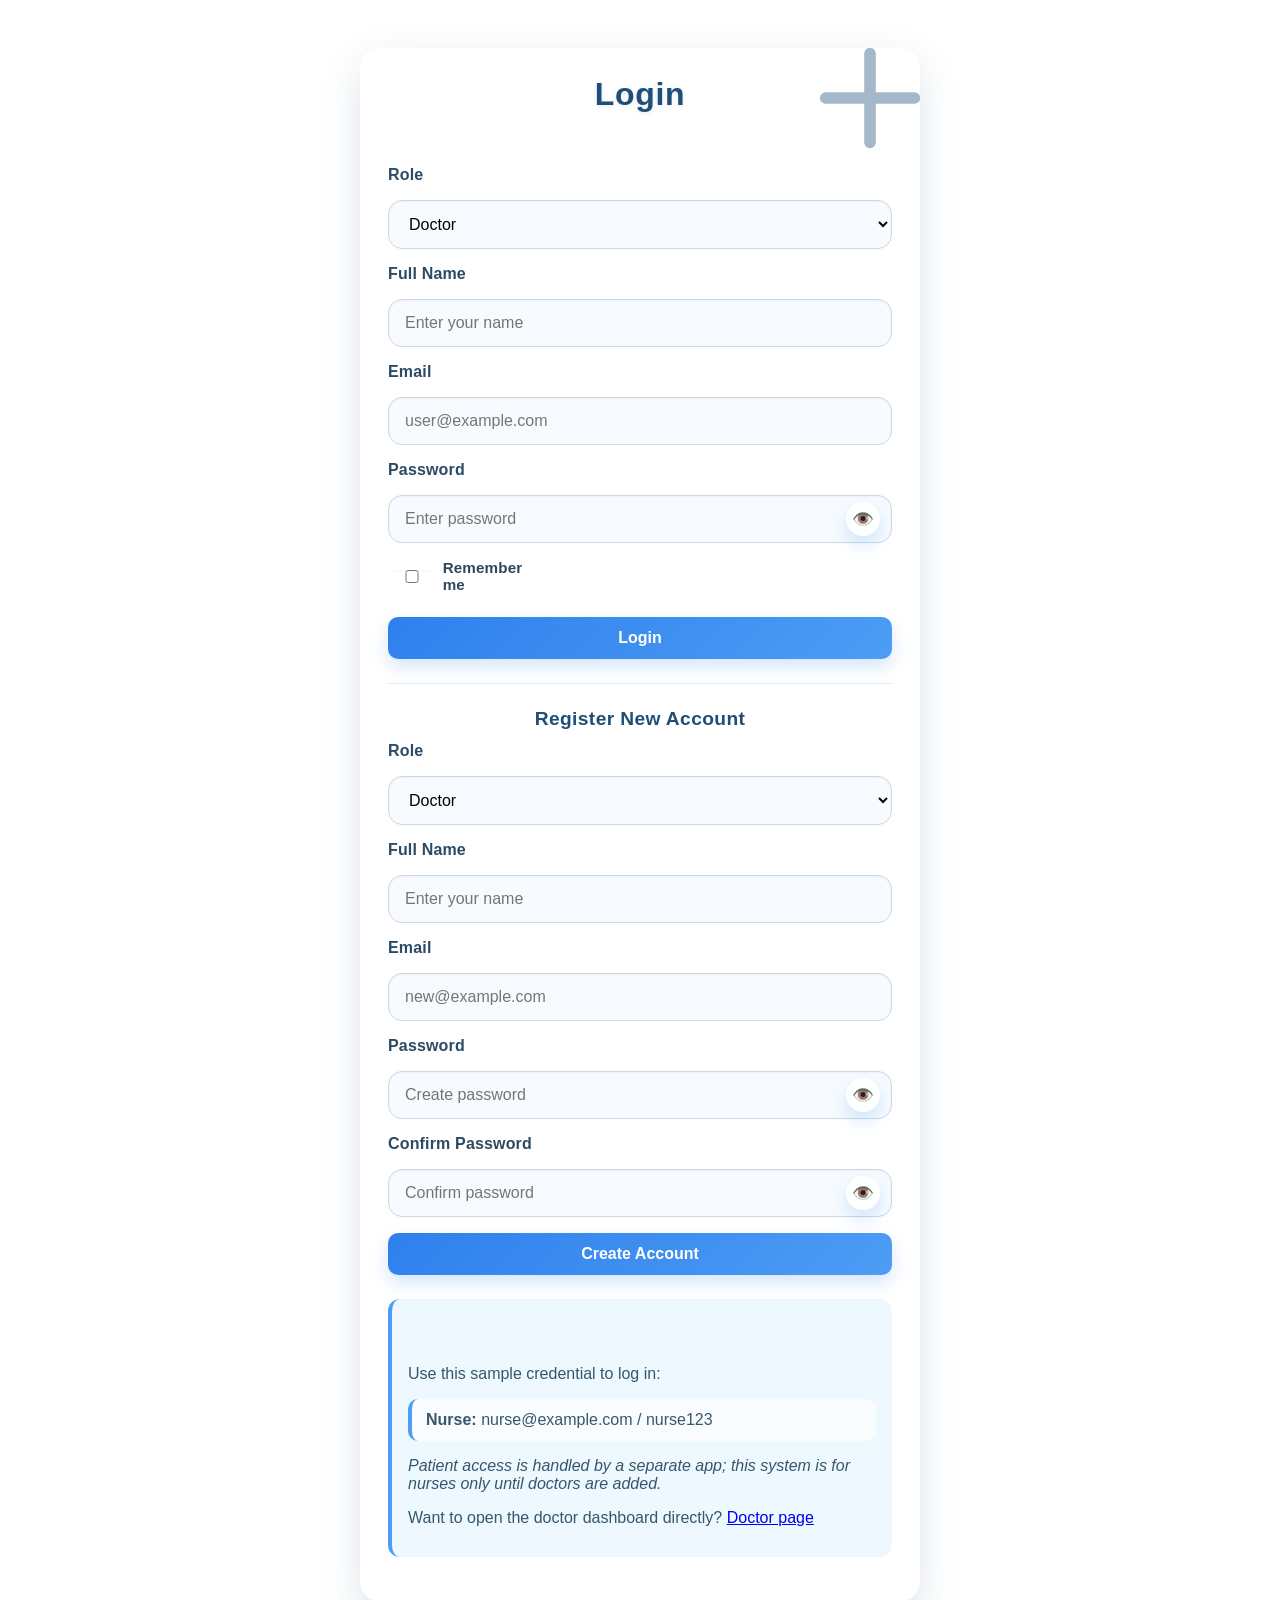
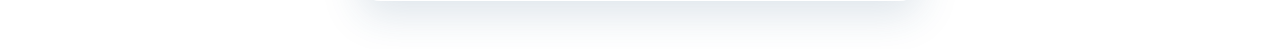
<file: index.html>
﻿<!DOCTYPE html>
<html lang="en">
<head>
    <meta charset="UTF-8">
    <meta name="viewport" content="width=device-width, initial-scale=1.0">
    <title>MedMinder Login</title>
    <link rel="stylesheet" href="style.css">
</head>
<body>
    <div class="login-card">
        <h1>Login</h1>
        <p class="auth-message" id="auth-message"></p>

        <form id="login-form" autocomplete="on">
            <label for="role">Role</label>
            <select id="role">
                <option value="doctor">Doctor</option>
                <option value="nurse">Nurse</option>
            </select>

            <label for="name">Full Name</label>
            <input type="text" id="name" name="name" autocomplete="name" placeholder="Enter your name" required>

            <label for="email">Email</label>
            <input type="email" id="email" name="email" autocomplete="username" placeholder="user@example.com" required>

            <label for="password">Password</label>
            <div class="password-field">
                <input type="password" id="password" name="password" autocomplete="current-password" placeholder="Enter password" required>
                <button type="button" class="password-toggle" data-target="password" aria-label="Show password">👁️</button>
            </div>

            <div class="remember-row">
                <label class="checkbox-label"><input type="checkbox" id="remember-me" name="remember-me"> Remember me</label>
            </div>

            <button type="submit">Login</button>
        </form>

        <hr>

        <h2>Register New Account</h2>
        <form id="register-form" autocomplete="on">
            <label for="register-role">Role</label>
            <select id="register-role">
                <option value="doctor">Doctor</option>
                <option value="nurse">Nurse</option>
            </select>

            <label for="register-name">Full Name</label>
            <input type="text" id="register-name" name="register-name" autocomplete="name" placeholder="Enter your name" required>

            <label for="register-email">Email</label>
            <input type="email" id="register-email" name="register-email" autocomplete="email" placeholder="new@example.com" required>

            <label for="register-password">Password</label>
            <div class="password-field">
                <input type="password" id="register-password" name="register-password" autocomplete="new-password" placeholder="Create password" required>
                <button type="button" class="password-toggle" data-target="register-password" aria-label="Show password">👁️</button>
            </div>

            <label for="register-confirm-password">Confirm Password</label>
            <div class="password-field">
                <input type="password" id="register-confirm-password" name="register-confirm-password" autocomplete="new-password" placeholder="Confirm password" required>
                <button type="button" class="password-toggle" data-target="register-confirm-password" aria-label="Show password">👁️</button>
            </div>

            <button type="submit">Create Account</button>
        </form>

        <div class="info-card">
            <p id="page-status" class="auth-message"></p>
            <p>Use this sample credential to log in:</p>
            <ul>
                <li><strong>Nurse:</strong> nurse@example.com / nurse123</li>
            </ul>
            <p><em>Patient access is handled by a separate app; this system is for nurses only until doctors are added.</em></p>
            <p>
                Want to open the doctor dashboard directly? <a href="doctor.html">Doctor page</a>
            </p>
        </div>
    </div>

    <script src="auth.js"></script>
    <script>
        document.addEventListener('DOMContentLoaded', () => {
            redirectIfAuthenticated();
        });
    </script>
</body>
</html>
</file>
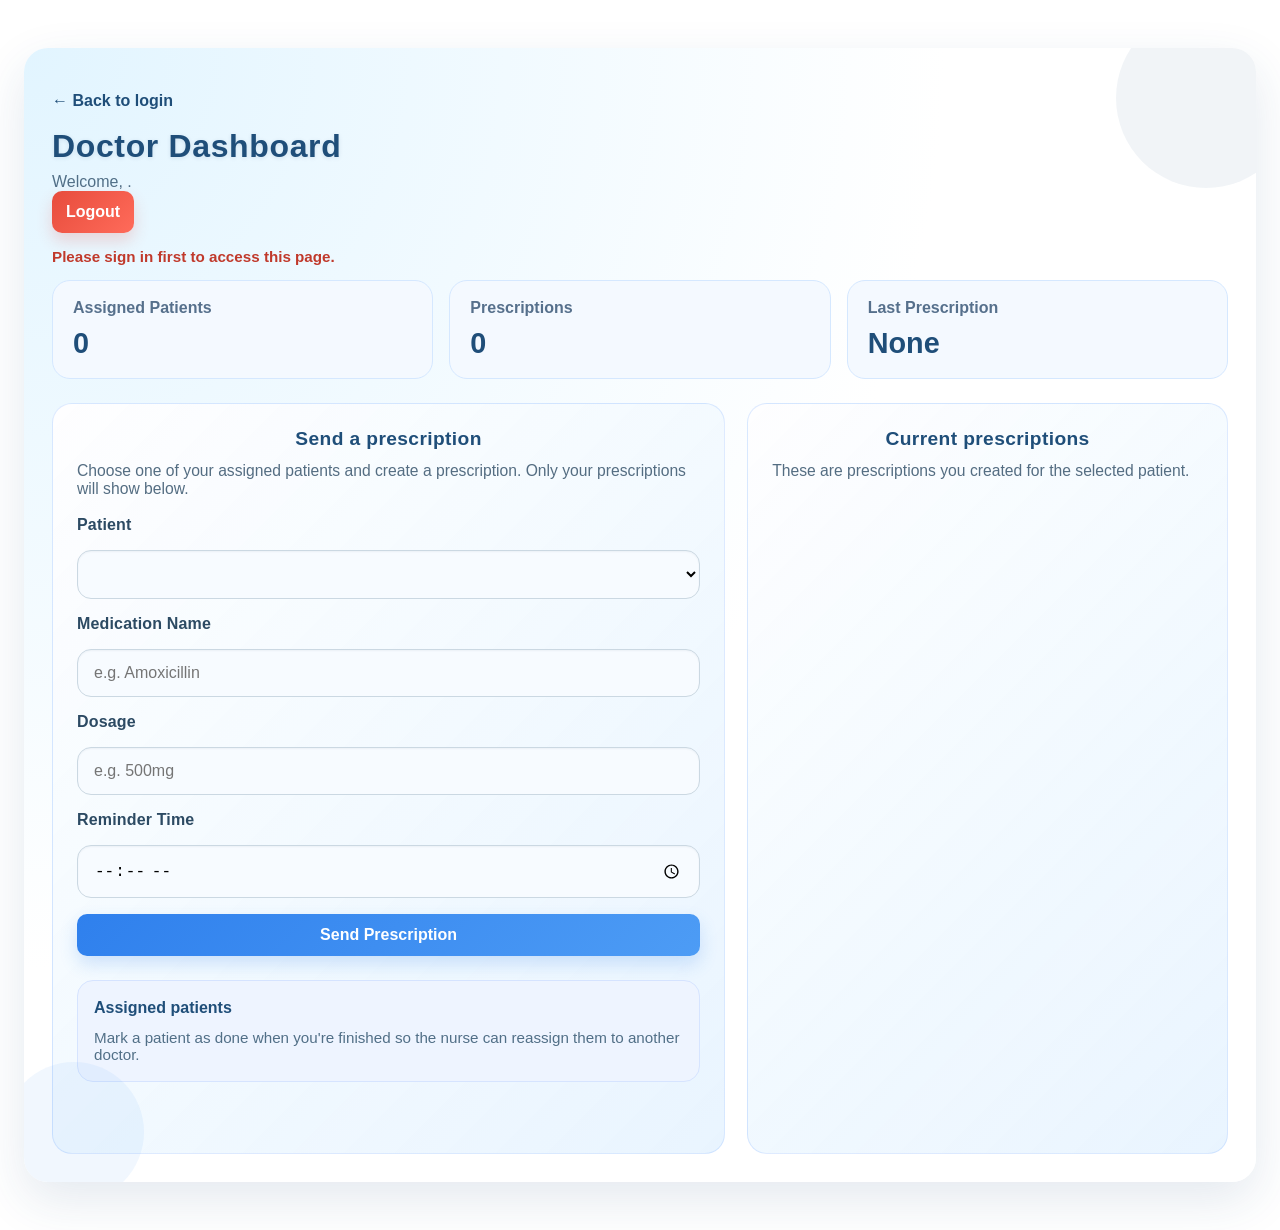
<file: doctor.html>
<!DOCTYPE html>
<html lang="en">
<head>
    <meta charset="UTF-8">
    <meta name="viewport" content="width=device-width, initial-scale=1.0">
    <title>Doctor Dashboard</title>
    <link rel="stylesheet" href="style.css">
</head>
<body>
    <div class="dashboard-page">
        <div class="dashboard-card">
            <p class="page-nav"><a href="index.html">← Back to login</a></p>
            <div class="dashboard-header">
                <div>
                    <h1>Doctor Dashboard</h1>
                    <p class="dashboard-subtitle">Welcome, <strong id="user-name"></strong>.</p>
                </div>
                <button class="logout-btn" id="logout-button">Logout</button>
            </div>

            <p id="page-status" class="auth-message"></p>

            <div class="stats-grid">
                <div class="stat-card">
                    <span class="stat-label">Assigned Patients</span>
                    <strong id="assigned-patients-count">0</strong>
                </div>
                <div class="stat-card">
                    <span class="stat-label">Prescriptions</span>
                    <strong id="prescription-count">0</strong>
                </div>
                <div class="stat-card">
                    <span class="stat-label">Last Prescription</span>
                    <strong id="last-prescription-summary">None</strong>
                </div>
            </div>

            <div class="dashboard-grid">
                <section class="panel-card">
                    <h2>Send a prescription</h2>
                    <p class="panel-description">Choose one of your assigned patients and create a prescription. Only your prescriptions will show below.</p>
                    <form id="prescription-form">
                        <label for="patient-id">Patient</label>
                        <select id="patient-id" required></select>

                        <label for="medication-name">Medication Name</label>
                        <input type="text" id="medication-name" placeholder="e.g. Amoxicillin" required>

                        <label for="dosage">Dosage</label>
                        <input type="text" id="dosage" placeholder="e.g. 500mg" required>

                        <label for="frequency">Reminder Time</label>
                        <input type="time" id="frequency" required>

                        <button type="submit">Send Prescription</button>
                    </form>

                    <div class="assigned-card">
                        <h3>Assigned patients</h3>
                        <ul id="assigned-patients-list" class="assigned-patient-list"></ul>
                        <p class="panel-note">Mark a patient as done when you're finished so the nurse can reassign them to another doctor.</p>
                    </div>

                    <p id="doctor-status" class="auth-message"></p>
                </section>

                <section class="panel-card">
                    <h2>Current prescriptions</h2>
                    <p class="panel-description">These are prescriptions you created for the selected patient.</p>
                    <ul id="prescription-list"></ul>
                </section>
            </div>
        </div>
    </div>

    <script src="auth.js"></script>
    <script>
        document.addEventListener('DOMContentLoaded', async () => {
            if (!ensureRolePageAccess('doctor')) {
                return;
            }

            injectUserName('#user-name');
            document.getElementById('logout-button').addEventListener('click', logout);

            const form = document.getElementById('prescription-form');
            const statusBox = document.getElementById('doctor-status');
            const prescriptionList = document.getElementById('prescription-list');
            const patientSelect = document.getElementById('patient-id');
            const patientCount = document.getElementById('assigned-patients-count');
            const assignedPatientList = document.getElementById('assigned-patients-list');
            const prescriptionCount = document.getElementById('prescription-count');
            const lastPrescriptionSummary = document.getElementById('last-prescription-summary');
            const currentDoctor = getAuthUser();
            let assignedPatients = getAssignedPatients(currentDoctor?.email);

            function renderAssignedPatients() {
                assignedPatients = getAssignedPatients(currentDoctor?.email);
                patientCount.textContent = assignedPatients.length;

                patientSelect.innerHTML = assignedPatients
                    .map((patient) => `<option value="${patient.id}">${patient.name} (#${patient.id})</option>`)
                    .join('');

                assignedPatientList.innerHTML = assignedPatients
                    .map((patient) => `
                        <li>
                            <span>${patient.name} (#${patient.id})</span>
                            <button class="small-button done-button" data-patient-id="${patient.id}">Done</button>
                        </li>
                    `)
                    .join('');

                assignedPatientList.querySelectorAll('.done-button').forEach((button) => {
                    button.addEventListener('click', async () => {
                        const patientId = button.dataset.patientId;
                        assignPatientToDoctor(patientId, null);
                        statusBox.textContent = `Patient #${patientId} released for reassignment.`;
                        statusBox.className = 'auth-message success';
                        renderAssignedPatients();
                        if (assignedPatients.length) {
                            patientSelect.value = assignedPatients[0].id;
                            await refreshPrescriptions();
                        } else {
                            form.querySelectorAll('input, button, select').forEach((el) => el.disabled = true);
                            prescriptionList.innerHTML = '';
                            prescriptionCount.textContent = '0';
                            lastPrescriptionSummary.textContent = 'None';
                        }
                    });
                });
            }

            if (!assignedPatients.length) {
                statusBox.textContent = 'No patients are assigned to this doctor yet.';
                statusBox.className = 'auth-message error';
                form.querySelectorAll('input, button, select').forEach((el) => el.disabled = true);
                return;
            }

            renderAssignedPatients();
            patientSelect.addEventListener('change', refreshPrescriptions);
            await refreshPrescriptions();

            async function refreshPrescriptions() {
                const patientId = patientSelect.value;
                if (!patientId) return;

                try {
                    const prescriptions = await loadPrescriptions(patientId, currentDoctor?.email, currentDoctor?.name);
                    prescriptionList.innerHTML = '';
                    prescriptionCount.textContent = prescriptions.length;
                    if (!prescriptions.length) {
                        lastPrescriptionSummary.textContent = 'None';
                        const item = document.createElement('li');
                        item.textContent = 'No prescriptions found for this patient yet.';
                        prescriptionList.appendChild(item);
                        return;
                    }

                    const latest = prescriptions[prescriptions.length - 1];
                    lastPrescriptionSummary.textContent = `${latest.medication_name} • ${latest.dosage}`;

                    prescriptions.forEach((prescription) => {
                        const item = document.createElement('li');
                        item.innerHTML = `💊 <strong>${prescription.medication_name}</strong><br><span>${prescription.dosage} • ${prescription.frequency}</span>`;
                        prescriptionList.appendChild(item);
                    });
                } catch (error) {
                    statusBox.textContent = error.message || 'Unable to load prescriptions.';
                    statusBox.className = 'auth-message error';
                    prescriptionCount.textContent = '0';
                    lastPrescriptionSummary.textContent = 'None';
                }
            }

            form.addEventListener('submit', async (event) => {
                event.preventDefault();
                const patientId = document.getElementById('patient-id').value;
                const medicationName = document.getElementById('medication-name').value.trim();
                const dosage = document.getElementById('dosage').value.trim();
                const frequency = document.getElementById('frequency').value;

                if (!patientId || !medicationName || !dosage || !frequency) {
                    statusBox.textContent = 'Please complete all fields.';
                    statusBox.className = 'auth-message error';
                    return;
                }

                if (!assignedPatients.some((patient) => String(patient.id) === String(patientId))) {
                    statusBox.textContent = 'You are not assigned to this patient.';
                    statusBox.className = 'auth-message error';
                    return;
                }

                try {
                    await submitPrescription({
                        patientId,
                        medicationName,
                        dosage,
                        frequency: `At ${frequency}`,
                        doctorName: currentDoctor.name,
                        doctorEmail: currentDoctor.email
                    });
                    statusBox.textContent = 'Prescription sent successfully.';
                    statusBox.className = 'auth-message success';
                    form.reset();
                    document.getElementById('patient-id').value = patientId;
                    await refreshPrescriptions();
                } catch (error) {
                    statusBox.textContent = error.message || 'Could not send prescription.';
                    statusBox.className = 'auth-message error';
                }
            });

            await refreshPrescriptions();
        });
    </script>
</body>
</html>
</file>
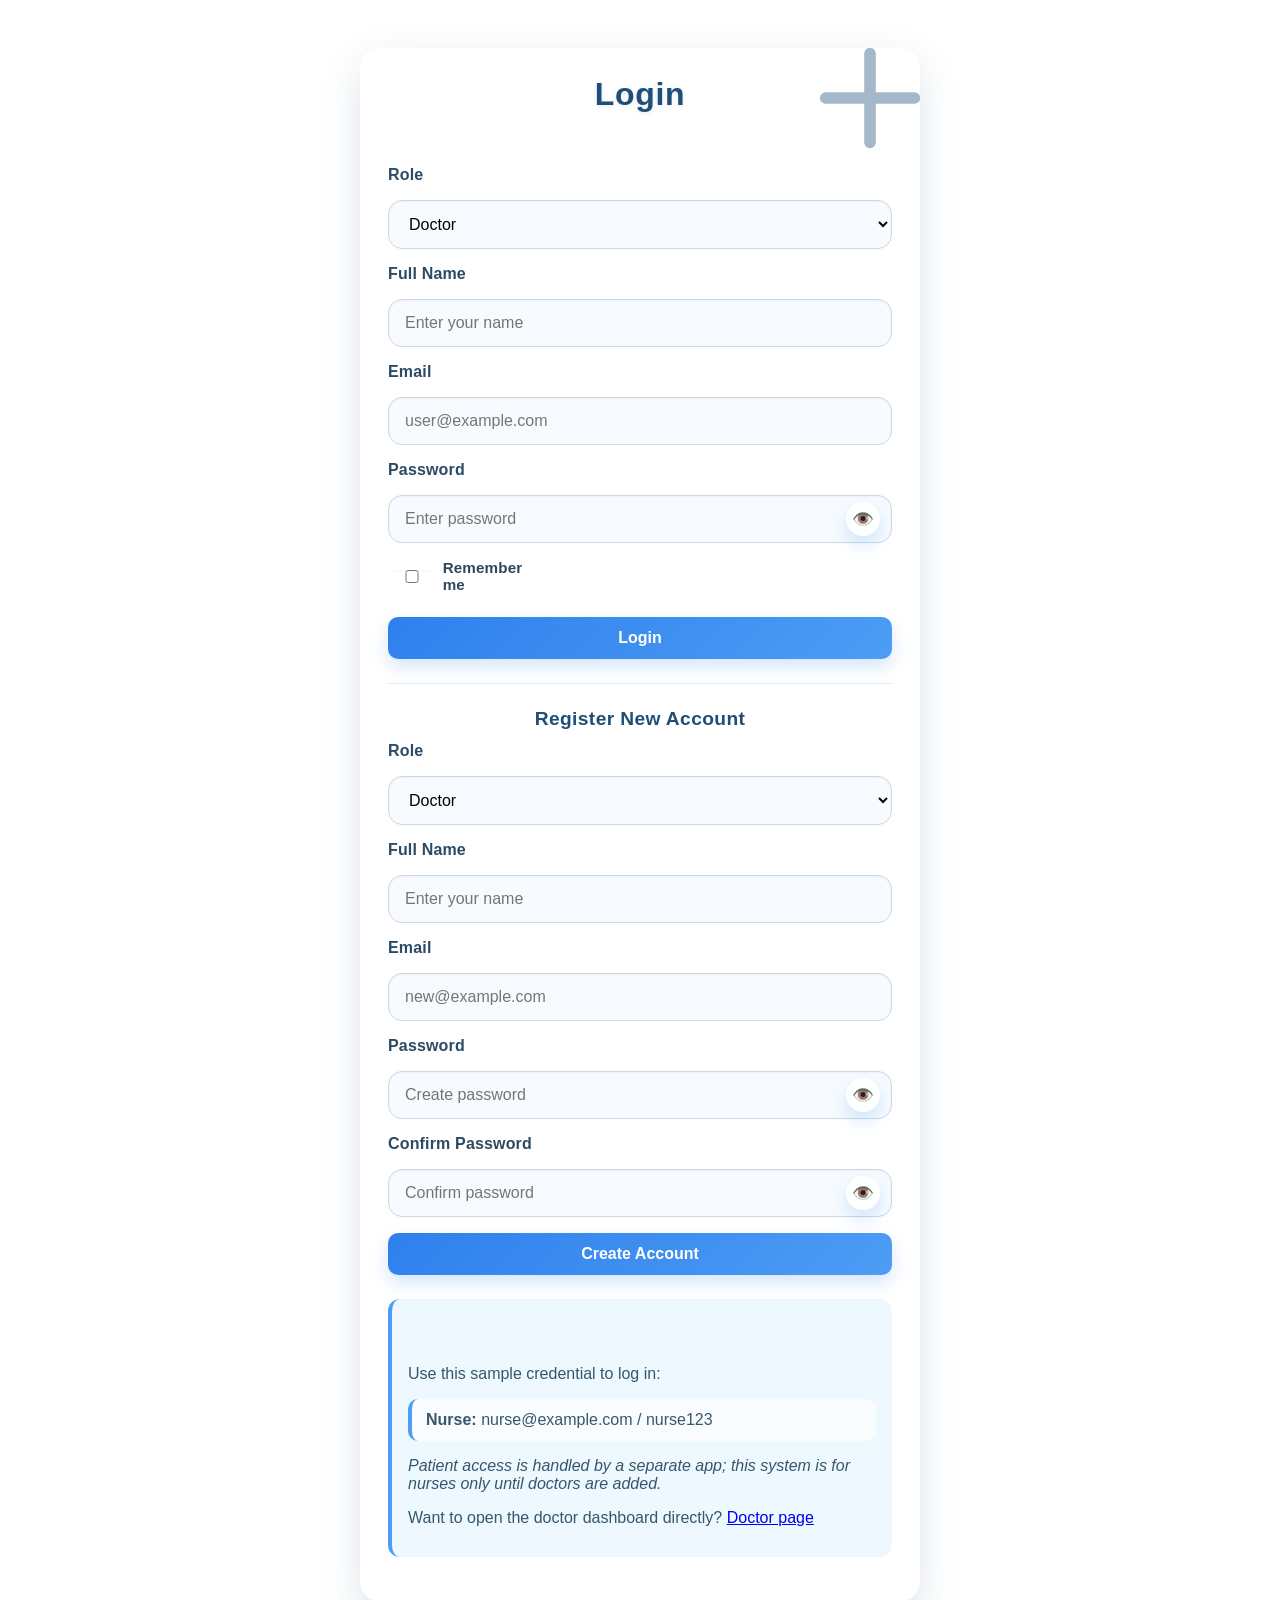
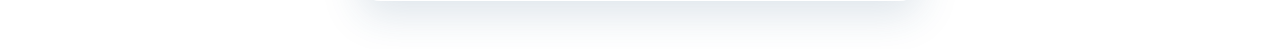
<file: med.html>
<!DOCTYPE html>
<html lang="en">
<head>
    <meta charset="UTF-8">
    <title>MedMinder</title>
    <link rel="stylesheet" href="style.css">
</head>
<body>
    <div class="login-card">
        <p class="page-nav"><a href="index.html">← Back to login</a></p>
        <h1>My Medication Tracker</h1>
        <p class="privacy-note"><em>Welcome, <strong id="user-name"></strong>. Your medication list is synced with the Python backend.</em></p>

        <form id="med-form">
            <label for="med-name">Medication Name:</label>
            <input type="text" id="med-name" required>

            <label for="med-time">Time:</label>
            <input type="time" id="med-time" required>

            <button type="submit">Add Medication</button>
        </form>

        <p id="page-status" class="auth-message"></p>
        <p id="sync-status" class="auth-message"></p>

        <h2>Today's Schedule</h2>
        <ul id="med-list"></ul>
    </div>

    <script src="auth.js"></script>
    <script src="script.js"></script>
    <script>
        document.addEventListener('DOMContentLoaded', () => {
            if (!ensureRolePageAccess('user')) {
                return;
            }
            injectUserName('#user-name');
        });
    </script>
</body>
</html>
</file>
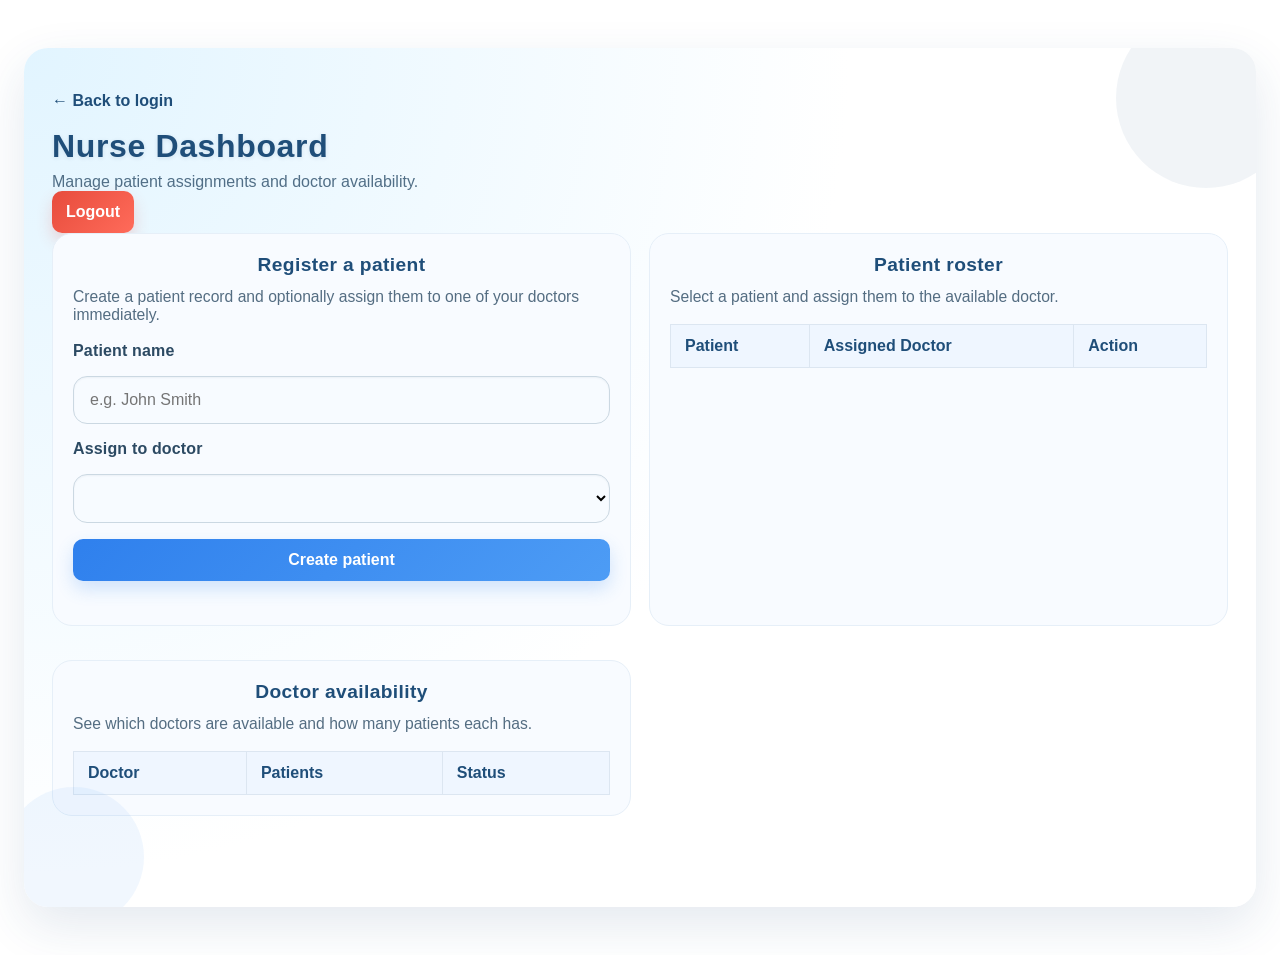
<file: nurse.html>
<!DOCTYPE html>
<html lang="en">
<head>
    <meta charset="UTF-8">
    <meta name="viewport" content="width=device-width, initial-scale=1.0">
    <title>Nurse Dashboard</title>
    <link rel="stylesheet" href="style.css">
</head>
<body>
    <div class="dashboard-page">
        <div class="dashboard-card">
            <p class="page-nav"><a href="index.html">← Back to login</a></p>
            <div class="dashboard-header">
                <div>
                    <h1>Nurse Dashboard</h1>
                    <p class="dashboard-subtitle">Manage patient assignments and doctor availability.</p>
                </div>
                <button class="logout-btn" id="logout-button">Logout</button>
            </div>

            <div class="data-grid">
                <section class="table-card">
                    <h2>Register a patient</h2>
                    <p class="panel-description">Create a patient record and optionally assign them to one of your doctors immediately.</p>
                    <form id="patient-register-form" class="panel-form">
                        <label for="new-patient-name">Patient name</label>
                        <input type="text" id="new-patient-name" placeholder="e.g. John Smith" required>

                        <label for="new-patient-doctor">Assign to doctor</label>
                        <select id="new-patient-doctor"></select>

                        <button type="submit">Create patient</button>
                    </form>
                </section>

                <section class="table-card">
                    <h2>Patient roster</h2>
                    <p class="panel-description">Select a patient and assign them to the available doctor.</p>
                    <table class="data-table" id="patient-table">
                        <thead>
                            <tr>
                                <th>Patient</th>
                                <th>Assigned Doctor</th>
                                <th>Action</th>
                            </tr>
                        </thead>
                        <tbody></tbody>
                    </table>
                </section>

                <section class="table-card">
                    <h2>Doctor availability</h2>
                    <p class="panel-description">See which doctors are available and how many patients each has.</p>
                    <table class="data-table" id="doctor-table">
                        <thead>
                            <tr>
                                <th>Doctor</th>
                                <th>Patients</th>
                                <th>Status</th>
                            </tr>
                        </thead>
                        <tbody></tbody>
                    </table>
                </section>
            </div>

            <p id="nurse-status" class="auth-message"></p>
        </div>
    </div>

    <script src="auth.js"></script>
    <script>
        document.addEventListener('DOMContentLoaded', async () => {
            if (!ensureRolePageAccess('nurse')) {
                return;
            }

            document.getElementById('logout-button').addEventListener('click', logout);
            const patientTable = document.querySelector('#patient-table tbody');
            const doctorTable = document.querySelector('#doctor-table tbody');
            const statusBox = document.getElementById('nurse-status');
            const registerForm = document.getElementById('patient-register-form');
            const patientNameInput = document.getElementById('new-patient-name');
            const patientDoctorSelect = document.getElementById('new-patient-doctor');

            const doctors = getDoctors();

            function updateDoctorOptions(selectElement, selectedEmail = '') {
                selectElement.innerHTML = [`
                    <option value="">Unassigned</option>
                    ${doctors.map((doctor) => `
                        <option value="${doctor.email}" ${doctor.email === selectedEmail ? 'selected' : ''}>
                            ${doctor.name}
                        </option>
                    `).join('')}
                `].join('');
            }

            let statusTimer = null;

            function setStatus(message, isError = false) {
                statusBox.textContent = message;
                statusBox.className = isError ? 'auth-message error' : 'auth-message success';
                if (statusTimer) {
                    clearTimeout(statusTimer);
                }
                statusTimer = setTimeout(() => {
                    statusBox.textContent = '';
                    statusBox.className = 'auth-message';
                    statusTimer = null;
                }, 4000);
            }

            function refreshTables() {
                const patients = getPatients();
                const assignments = loadDoctorPatientAssignments();

                patientTable.innerHTML = patients.map((patient) => {
                    const doctorEmail = getPatientAssignment(patient.id);
                    const doctorName = doctorEmail ? getDoctorDisplayName(doctorEmail) : 'Unassigned';
                    const doctorOptions = [`
                        <option value="">Unassigned</option>
                        ${doctors.map((doctor) => `
                            <option value="${doctor.email}" ${doctor.email === doctorEmail ? 'selected' : ''}>
                                ${doctor.name}
                            </option>
                        `).join('')}
                    `].join('');

                    return `
                        <tr>
                            <td>${patient.name} (#${patient.id})</td>
                            <td>${doctorName}</td>
                            <td>
                                <select class="assign-select" data-patient-id="${patient.id}">
                                    ${doctorOptions}
                                </select>
                            </td>
                        </tr>
                    `;
                }).join('');

                doctorTable.innerHTML = doctors.map((doctor) => {
                    const assigned = getAssignedPatients(doctor.email);
                    const assignedCount = assigned.length;
                    const statusClass = assignedCount === 0 ? 'available' : 'busy';
                    const statusLabel = assignedCount === 0
                        ? 'Available'
                        : assignedCount === 1
                            ? 'With patient'
                            : `With ${assignedCount} patients`;
                    const tooltip = assignedCount > 0
                        ? assigned.map((patient) => `${patient.name} (#${patient.id})`).join(', ')
                        : 'No current patient';

                    return `
                        <tr>
                            <td>${doctor.name}</td>
                            <td>${assignedCount}</td>
                            <td><span class="status-pill ${statusClass}" title="${tooltip}">${statusLabel}</span></td>
                        </tr>
                    `;
                }).join('');

                document.querySelectorAll('.assign-select').forEach((select) => {
                    select.addEventListener('change', async (event) => {
                        const patientId = event.target.dataset.patientId;
                        const doctorEmail = event.target.value || null;
                        assignPatientToDoctor(patientId, doctorEmail);
                        setStatus(`Patient #${patientId} assigned successfully.`);
                        refreshTables();
                    });
                });
            }

            updateDoctorOptions(patientDoctorSelect);

            registerForm.addEventListener('submit', (event) => {
                event.preventDefault();
                const name = patientNameInput.value.trim();
                const assignedEmail = patientDoctorSelect.value || null;

                if (!name) {
                    setStatus('Please enter a patient name.', true);
                    return;
                }

                const newPatient = createPatient(name);
                if (assignedEmail) {
                    assignPatientToDoctor(newPatient.id, assignedEmail);
                }

                setStatus(`Patient ${newPatient.name} (#${newPatient.id}) created successfully.`);
                registerForm.reset();
                updateDoctorOptions(patientDoctorSelect);
                refreshTables();
            });

            refreshTables();
        });
    </script>
</body>
</html>
</file>
<file: style.css>
* {
    box-sizing: border-box;
}
/*body styling*/
body {
    font-family: 'Segoe UI', Tahoma, Geneva, Verdana, sans-serif;
    margin: 0;
    min-height: 100vh;
    background: linear-gradient(135deg, #eef7ff 0%, #f7fbff 100%);
    background-image: url("data:image/svg+xml,%3Csvg xmlns='http://www.w3.org/2000/svg' width='140' height='140' viewBox='0 0 140 140'%3E%3Cg fill='none' stroke='%231f4e79' stroke-width='6' opacity='0.08'%3E%3Cpath d='M70 20v40M50 40h40'/%3E%3Cpath d='M20 100h30M30 90v20'/%3E%3Cpath d='M100 20h20M110 10v20'/%3E%3Cpath d='M95 80c10 0 20-10 20-20s-10-20-20-20-20 10-20 20 10 20 20 20z'/%3E%3Crect x='30' y='110' width='30' height='10' rx='5'/%3E%3Crect x='80' y='30' width='10' height='30' rx='5'/%3E%3C/svg%3E");
    background-repeat: repeat;
    color: #244052;
    padding: 24px;
}

h1, h2 {
    color: #1f4e79;
    text-align: center;
    margin-top: 0;
    letter-spacing: 0.02em;
}

h1 {
    text-shadow: 0 1px 4px rgba(31, 78, 121, 0.12);
}

h2 {
    font-size: 1.2rem;
    margin-bottom: 12px;
}

.login-card {
    max-width: 560px;
    margin: 24px auto;
    padding: 28px;
    background: #ffffff;
    border-radius: 20px;
    box-shadow: 0 14px 40px rgba(31, 78, 121, 0.15);
    position: relative;
    overflow: hidden;
}
.login-card::before {
    content: '';
    position: absolute;
    top: -20px;
    right: -20px;
    width: 140px;
    height: 140px;
    background: url("data:image/svg+xml,%3Csvg xmlns='http://www.w3.org/2000/svg' viewBox='0 0 120 120'%3E%3Cpath fill='%23ffffff' d='M0 0h120v120H0z'/%3E%3Cpath d='M60 22v76M22 60h76' stroke='%231f4e79' stroke-width='10' stroke-linecap='round'/%3E%3Cpath d='M60 42v36M42 60h36' stroke='%231f4e79' stroke-width='6' stroke-linecap='round'/%3E%3C/svg%3E") no-repeat center/contain;
    opacity: 0.4;
    pointer-events: none;
}
.login-card:hover {
    box-shadow: 0 8px 20px rgba(15, 45, 76, 0.05);
    cursor: pointer;
}

.dashboard-card {
    margin: 24px auto;
    padding: 28px;
    background: radial-gradient(circle at top left, rgba(224, 244, 255, 0.95), #ffffff 55%);
    border-radius: 24px;
    box-shadow: 0 18px 50px rgba(31, 78, 121, 0.12);
    position: relative;
    overflow: hidden;
}

.dashboard-card::after {
    content: '';
    position: absolute;
    right: -40px;
    top: -40px;
    width: 180px;
    height: 180px;
    background: rgba(31, 78, 121, 0.06);
    border-radius: 50%;
    pointer-events: none;
}

.dashboard-card::before {
    content: '';
    position: absolute;
    left: -20px;
    bottom: -20px;
    width: 140px;
    height: 140px;
    background: rgba(79, 155, 242, 0.08);
    border-radius: 50%;
    pointer-events: none;
}

.dashboard-header h1 {
    margin-bottom: 8px;
    text-align: left;
}

.page-nav {
    margin-bottom: 18px;
}

.page-nav a {
    color: #1f4e79;
    text-decoration: none;
    font-weight: 600;
}

.page-nav a:hover {
    text-decoration: underline;
}

.dashboard-subtitle {
    color: #516f87;
    margin: 0;
}

.stats-grid {
    display: grid;
    grid-template-columns: repeat(auto-fit, minmax(200px, 1fr));
    gap: 16px;
    margin-bottom: 24px;
}

.assigned-card {
    margin-top: 22px;
    padding: 18px 16px;
    background: #eef4ff;
    border: 1px solid #d6e4ff;
    border-radius: 16px;
}

.assigned-card h3 {
    margin: 0 0 10px;
    color: #1f4e79;
    font-size: 1rem;
}

.assigned-patient-list {
    list-style: none;
    padding: 0;
    margin: 0 0 12px;
}

.assigned-patient-list li {
    display: flex;
    justify-content: space-between;
    align-items: center;
    padding: 10px 12px;
    background: #ffffff;
    border: 1px solid #dfe8f4;
    border-radius: 10px;
    margin-bottom: 8px;
    color: #30465b;
}

.small-button {
    border: 1px solid #d1e4ff;
    background: #ffffff;
    color: #1f4e79;
    border-radius: 999px;
    padding: 8px 12px;
    font-size: 0.9rem;
    font-weight: 700;
    cursor: pointer;
    transition: background 0.2s ease, transform 0.15s ease;
}

.small-button:hover {
    background: #eef6ff;
    transform: translateY(-1px);
    box-shadow: 0 8px rgba(15, 45, 76, 0.05);
}

.done-button {
    border-color: #f2d7d5;
    color: #b3413b;
}

.done-button:hover {
    background: #ffe7e4;
}

.panel-note {
    margin: 0;
    color: #516f87;
    font-size: 0.95rem;
}

.stat-card {
    background: #f4f9ff;
    border: 1px solid #d5e8ff;
    border-radius: 18px;
    padding: 18px 20px;
    display: flex;
    flex-direction: column;
    gap: 10px;
}

.stat-label {
    color: #56708c;
    font-weight: 600;
}

.stat-card strong {
    font-size: 1.8rem;
    color: #1f4e79;
}

.dashboard-grid {
    display: grid;
    grid-template-columns: 1.4fr 1fr;
    gap: 22px;
}

.panel-card {
    background: #f8fbff;
    border: 1px solid #e6eff8;
    border-radius: 20px;
    padding: 24px;
    background-image: linear-gradient(135deg, rgba(255,255,255,0.85), rgba(232,244,255,0.96));
    border: 1px solid rgba(150, 190, 255, 0.3);
}

.panel-card h2 {
    margin-top: 0;
}

.panel-description {
    color: #546d82;
    margin: 0 0 18px;
    font-size: 0.98rem;
}

.table-card {
    background: #f8fbff;
    border: 1px solid #e6eff8;
    border-radius: 20px;
    padding: 20px;
    margin-bottom: 16px;
}

.data-grid {
    display: grid;
    grid-template-columns: 1fr 1fr;
    gap: 18px;
}

.data-table {
    width: 100%;
    border-collapse: collapse;
}

.data-table th,
.data-table td {
    padding: 12px 14px;
    border: 1px solid #dce6f1;
    text-align: left;
}

.data-table th {
    background: #eff6ff;
    color: #1f4e79;
}

.status-pill {
    display: inline-flex;
    align-items: center;
    padding: 6px 10px;
    border-radius: 999px;
    font-size: 0.9rem;
    font-weight: 700;
    gap: 6px;
}

.status-pill.available {
    background: #e7f6ff;
    color: #1f4e79;
    border: 1px solid #b6deff;
}

.status-pill.busy {
    background: #fff2f2;
    color: #af2f2f;
    border: 1px solid #f3c3c3;
}

.panel-note {
    margin: 0;
    color: #516f87;
    font-size: 0.95rem;
}

.info-card,
.privacy-note {
    background: #eef8ff;
    border-left: 4px solid #4d9cf5;
    padding: 14px 16px;
    border-radius: 12px;
    margin-bottom: 16px;
    color: #36576b;
}

ul {
    list-style: none;
    padding: 0;
    margin: 0;
}

li {
    background: #f9fcff;
    padding: 12px 14px;
    margin-bottom: 8px;
    border-radius: 10px;
    border-left: 4px solid #4d9cf5;
    font-weight: 500;
}

#med-list li {
    display: flex;
    align-items: center;
    gap: 8px;
}

form {
    display: flex;
    flex-direction: column;
    gap: 16px;
    margin-bottom: 24px;
}

label {
    font-weight: 700;
    color: #2c4a63;
    letter-spacing: 0.01em;
}

input,
select {
    width: 100%;
    padding: 14px 16px;
    border: 1px solid #cbd8e2;
    border-radius: 14px;
    font-size: 1rem;
    background: #f7fbff;
    box-shadow: inset 0 1px 2px rgba(15, 45, 76, 0.05);
    transition: border-color 0.2s ease, box-shadow 0.2s ease, transform 0.15s ease;
}

input:hover,
select:hover {
    border-color: #92b7ff;
}

input:focus,
select:focus {
    outline: none;
    border-color: #4d8dfb;
    box-shadow: 0 0 0 4px rgba(79, 147, 255, 0.14);
    transform: translateY(-1px);
}

.password-field {
    position: relative;
}

.password-field input {
    padding-right: 50px;
}

.password-toggle {
    position: absolute;
    right: 12px;
    top: 50%;
    transform: translateY(-50%);
    border: none;
    background: rgba(255, 255, 255, 0.9);
    cursor: pointer;
    font-size: 1.1rem;
    padding: 0;
    width: 34px;
    height: 34px;
    display: grid;
    place-items: center;
    color: #4d9cf5;
    border-radius: 50%;
}

.password-toggle:focus {
    outline: none;
    box-shadow: 0 0 0 3px rgba(79, 147, 255, 0.25);
}

.password-toggle:hover {
    color: #1f4e79;
}

.remember-row {
    display: flex;
    align-items: center;
    margin-bottom: 8px;
}

.checkbox-label {
    display: inline-flex;
    align-items: center;
    gap: 8px;
    font-size: 0.95rem;
    color: #30465b;
}

button {
    background: linear-gradient(135deg, #2f80ed 0%, #4d9cf5 100%);
    color: white;
    padding: 12px 14px;
    border: none;
    border-radius: 10px;
    font-size: 1rem;
    font-weight: 700;
    cursor: pointer;
    transition: transform 0.15s ease, box-shadow 0.2s ease;
    box-shadow: 0 8px 18px rgba(47, 128, 237, 0.2);
}

button:hover {
    transform: translateY(-1px);
    box-shadow: 0 10px 20px rgba(47, 128, 237, 0.25);
}

hr {
    border: none;
    border-top: 1px solid #e4edf4;
    margin: 24px 0;
}

.info-card,
.privacy-note {
    background: #eef8ff;
    border-left: 4px solid #4d9cf5;
    padding: 14px 16px;
    border-radius: 12px;
    margin-bottom: 16px;
    color: #36576b;
}

.auth-message {
    min-height: 1.25rem;
    margin-bottom: 12px;
    color: #c0392b;
    font-size: 0.95rem;
    font-weight: 600;
}

.auth-message.success {
    color: #1f8f4f;
}

.logout-btn {
    background: linear-gradient(135deg, #e74c3c 0%, #ff6b5a 100%);
    box-shadow: 0 8px 16px rgba(231, 76, 60, 0.2);
}

ul {
    list-style: none;
    padding: 0;
    margin: 0;
}

li {
    background: #f9fcff;
    padding: 12px 14px;
    margin-bottom: 8px;
    border-radius: 10px;
    border-left: 4px solid #4d9cf5;
    font-weight: 500;
}

#med-list li {
    display: flex;
    align-items: center;
    gap: 8px;
}

@media (max-width: 600px) {
    body {
        padding: 12px;
    }

    .login-card {
        padding: 20px;
    }

    .header-row {
        flex-direction: column;
        align-items: flex-start;
    }
}
</file>
